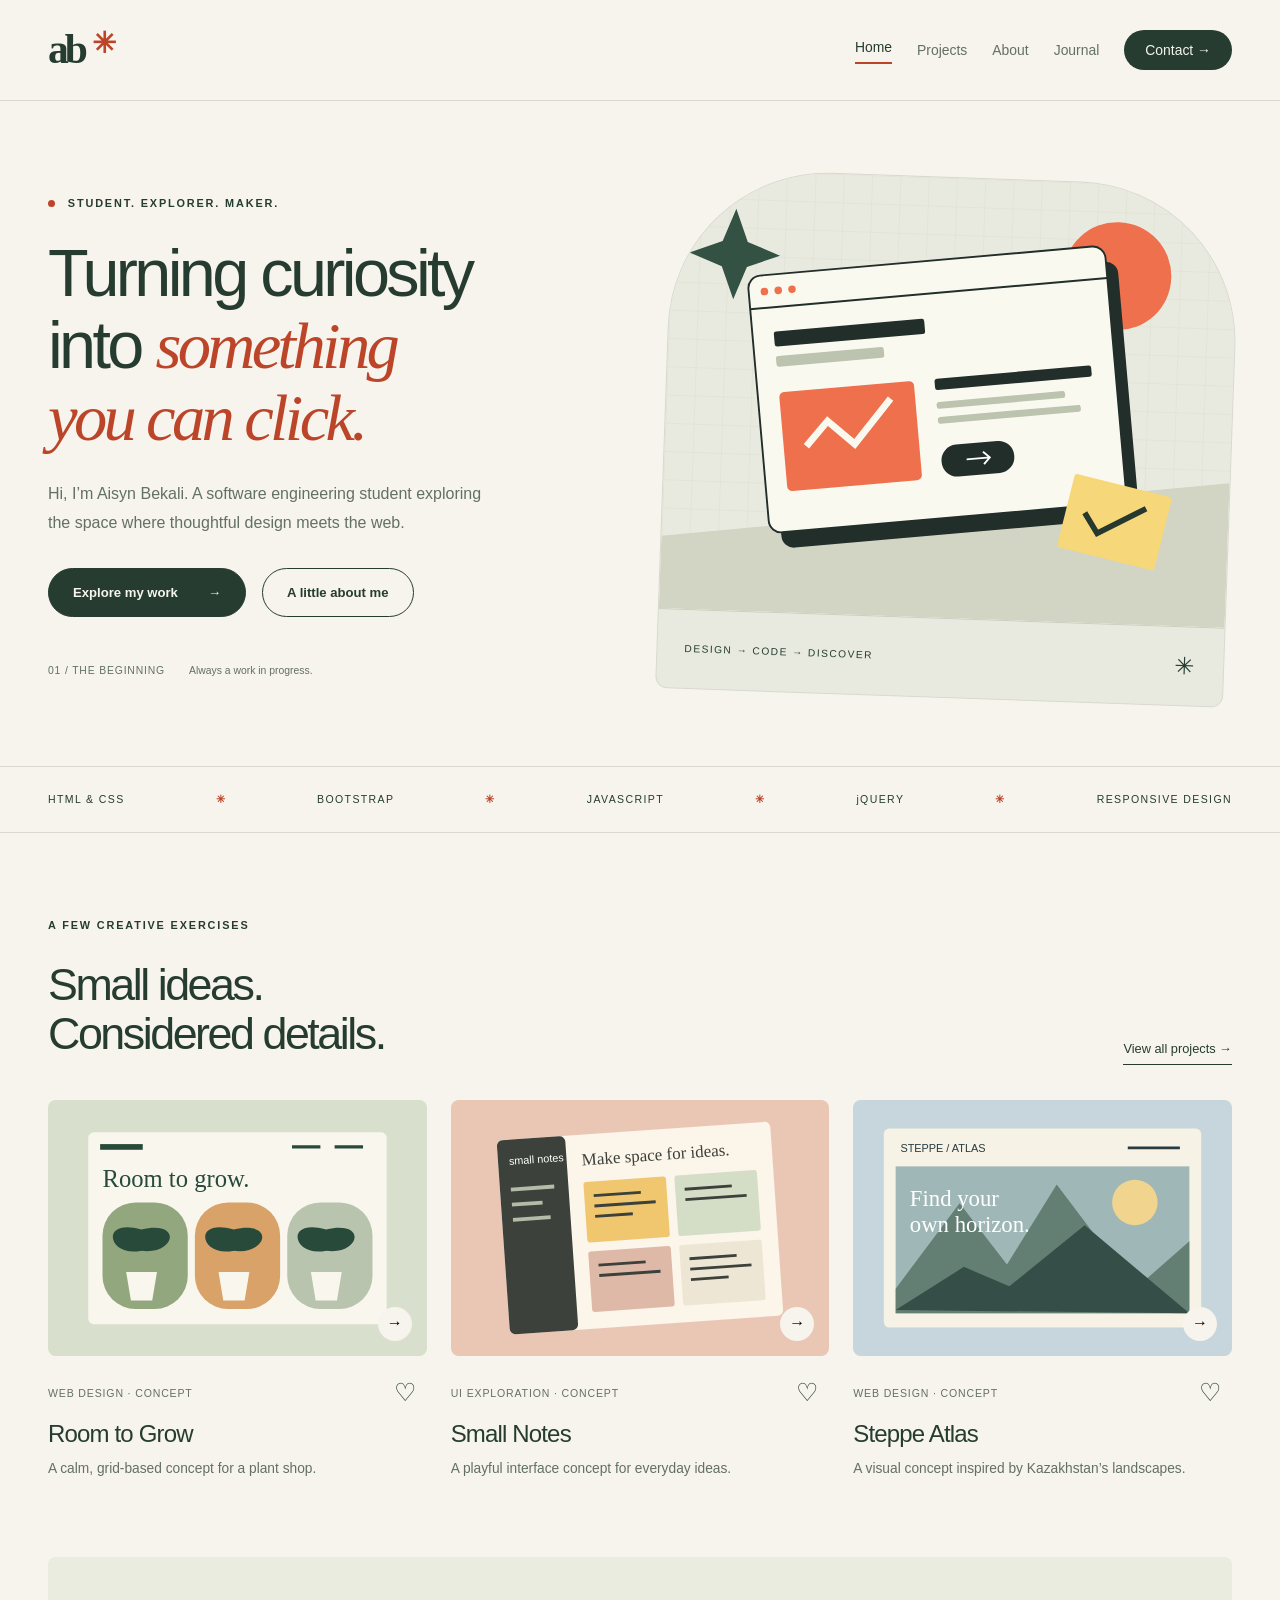
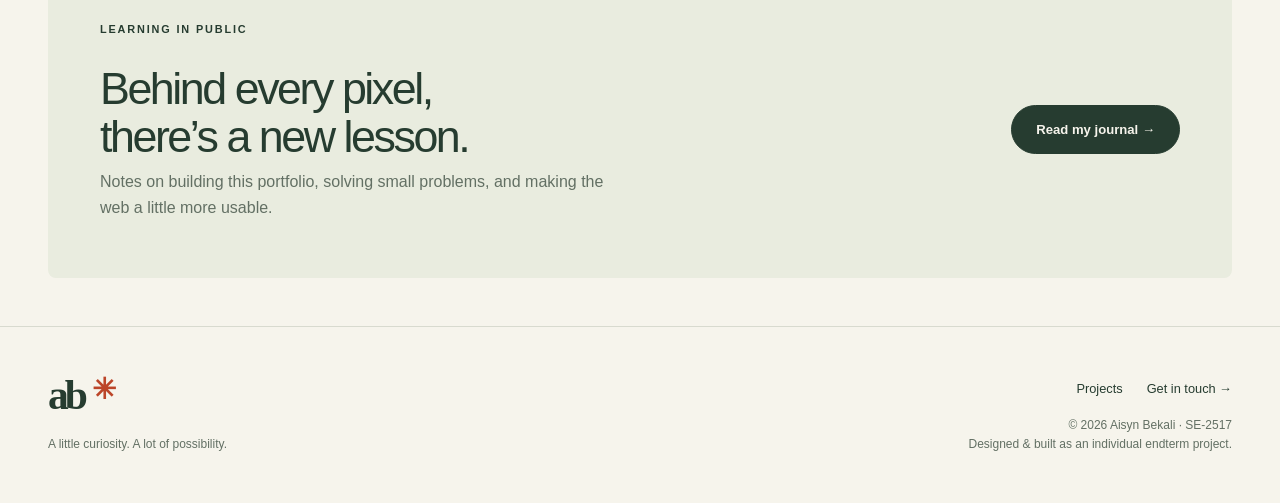
<file: index.html>
<!doctype html><html lang="en"><head><meta charset="utf-8"><meta name="viewport" content="width=device-width, initial-scale=1"><meta name="description" content="Aisyn Bekali — software engineering student. A portfolio of learning, web design, and creative experiments."><meta name="theme-color" content="#f6f4ec"><title>Home · Aisyn Bekali</title><link rel="icon" href="assets/images/favicon.svg" type="image/svg+xml"><link rel="stylesheet" href="assets/vendor/bootstrap.min.css"><link rel="stylesheet" href="assets/css/style.css"></head><body><a class="skip-link" href="#main">Skip to content</a><header class="site-header"><nav class="navbar navbar-expand-md container" aria-label="Main navigation"><a class="brand" href="index.html" aria-label="Aisyn Bekali home">ab<span>✳︎</span></a><button class="navbar-toggler" type="button" data-bs-toggle="collapse" data-bs-target="#navigation" aria-controls="navigation" aria-expanded="false" aria-label="Toggle navigation"><span class="navbar-toggler-icon"></span></button><div class="collapse navbar-collapse" id="navigation"><ul class="navbar-nav ms-auto align-items-md-center"><li class="nav-item"><a class="nav-link active" aria-current="page" href="index.html">Home</a></li><li class="nav-item"><a class="nav-link "  href="projects.html">Projects</a></li><li class="nav-item"><a class="nav-link "  href="about.html">About</a></li><li class="nav-item"><a class="nav-link "  href="journal.html">Journal</a></li><li class="nav-item"><a class="nav-link "  href="contact.html">Contact →</a></li></ul></div></nav></header><main id="main"><section class="container hero"><div class="row g-5 align-items-center"><div class="col-lg-6"><p class="eyebrow"><span class="status-dot"></span> STUDENT. EXPLORER. MAKER.</p><h1>Turning curiosity<br>into <em>something<br>you can click.</em></h1><p class="hero-intro">Hi, I’m Aisyn Bekali. A software engineering student exploring the space where thoughtful design meets the web.</p><div class="d-flex flex-wrap gap-3"><a class="button button-dark" href="projects.html">Explore my work <span>→</span></a><a class="button button-outline" href="about.html">A little about me</a></div><div class="hero-note"><span>01 / THE BEGINNING</span><span>Always a work in progress.</span></div></div><div class="col-lg-6"><div class="hero-art"><img src="assets/images/studio.svg" alt="Original illustration of a browser interface, graph paper and a handwritten check mark" width="900" height="700"><div class="art-caption"><span>DESIGN → CODE → DISCOVER</span><span>✳︎</span></div></div></div></div></section><div class="skills-strip"><div class="container d-flex flex-wrap justify-content-between gap-3"><span>HTML & CSS</span><b>✳︎</b><span>BOOTSTRAP</span><b>✳︎</b><span>JAVASCRIPT</span><b>✳︎</b><span>jQUERY</span><b>✳︎</b><span>RESPONSIVE DESIGN</span></div></div><section class="container section"><div class="section-heading"><div><p class="eyebrow">A FEW CREATIVE EXERCISES</p><h2>Small ideas.<br>Considered details.</h2></div><a class="underlined" href="projects.html">View all projects →</a></div><div class="row g-4"><div class="col-md-6 col-lg-4 project-item" data-category="grid" data-id="01"><article class="project-card"><button class="project-image" data-project="01" aria-label="View Room to Grow concept"><img src="assets/images/project-grid.svg" alt="Room to Grow original interface illustration" width="800" height="540" loading="lazy"><span class="image-arrow">→</span></button><div class="card-meta"><span>Web design · Concept</span><button class="save-project" data-save="01" aria-pressed="false" aria-label="Save Room to Grow">♡</button></div><h3><button class="text-button" data-project="01">Room to Grow</button></h3><p>A calm, grid-based concept for a plant shop.</p></article></div><div class="col-md-6 col-lg-4 project-item" data-category="ui" data-id="02"><article class="project-card"><button class="project-image" data-project="02" aria-label="View Small Notes concept"><img src="assets/images/project-notes.svg" alt="Small Notes original interface illustration" width="800" height="540" loading="lazy"><span class="image-arrow">→</span></button><div class="card-meta"><span>UI exploration · Concept</span><button class="save-project" data-save="02" aria-pressed="false" aria-label="Save Small Notes">♡</button></div><h3><button class="text-button" data-project="02">Small Notes</button></h3><p>A playful interface concept for everyday ideas.</p></article></div><div class="col-md-6 col-lg-4 project-item" data-category="grid" data-id="03"><article class="project-card"><button class="project-image" data-project="03" aria-label="View Steppe Atlas concept"><img src="assets/images/project-atlas.svg" alt="Steppe Atlas original interface illustration" width="800" height="540" loading="lazy"><span class="image-arrow">→</span></button><div class="card-meta"><span>Web design · Concept</span><button class="save-project" data-save="03" aria-pressed="false" aria-label="Save Steppe Atlas">♡</button></div><h3><button class="text-button" data-project="03">Steppe Atlas</button></h3><p>A visual concept inspired by Kazakhstan’s landscapes.</p></article></div></div></section><section class="container mb-5"><div class="callout row g-4 align-items-center"><div class="col-md-8"><p class="eyebrow">LEARNING IN PUBLIC</p><h2>Behind every pixel,<br>there’s a new lesson.</h2><p>Notes on building this portfolio, solving small problems, and making the web a little more usable.</p></div><div class="col-md-4 text-md-end"><a class="button button-dark" href="journal.html">Read my journal →</a></div></div></section><div class="modal fade" id="projectModal" tabindex="-1" aria-labelledby="project-title" aria-hidden="true"><div class="modal-dialog modal-lg modal-dialog-centered"><div class="modal-content"><div class="modal-header"><span class="eyebrow">CONCEPT STUDY</span><button type="button" class="btn-close" data-bs-dismiss="modal" aria-label="Close"></button></div><div class="modal-body"><img id="project-preview" class="w-100 rounded mb-4" alt=""><h2 id="project-title"></h2><p id="project-description"></p><div class="row g-3"><div class="col-sm-6"><h3 class="small-heading">Design decision</h3><p id="project-decision"></p></div><div class="col-sm-6"><h3 class="small-heading">Learning focus</h3><p id="project-learning"></p></div></div><p class="fine-print">An original visual study for this portfolio. This is not a deployed client project.</p></div></div></div></div></main><footer class="site-footer"><div class="container"><div class="row gy-4 align-items-center"><div class="col-md-6"><a class="brand" href="index.html">ab<span>✳︎</span></a><p>A little curiosity. A lot of possibility.</p></div><div class="col-md-6 footer-right"><a href="projects.html">Projects</a><a href="contact.html">Get in touch →</a><p>© 2026 Aisyn Bekali · SE-2517<br>Designed & built as an individual endterm project.</p></div></div></div></footer><button id="back-top" class="back-top" aria-label="Back to top" hidden>↑</button><script src="assets/vendor/jquery.min.js"></script><script src="assets/vendor/bootstrap.bundle.min.js"></script><script src="assets/js/main.js"></script></body></html>
</file>
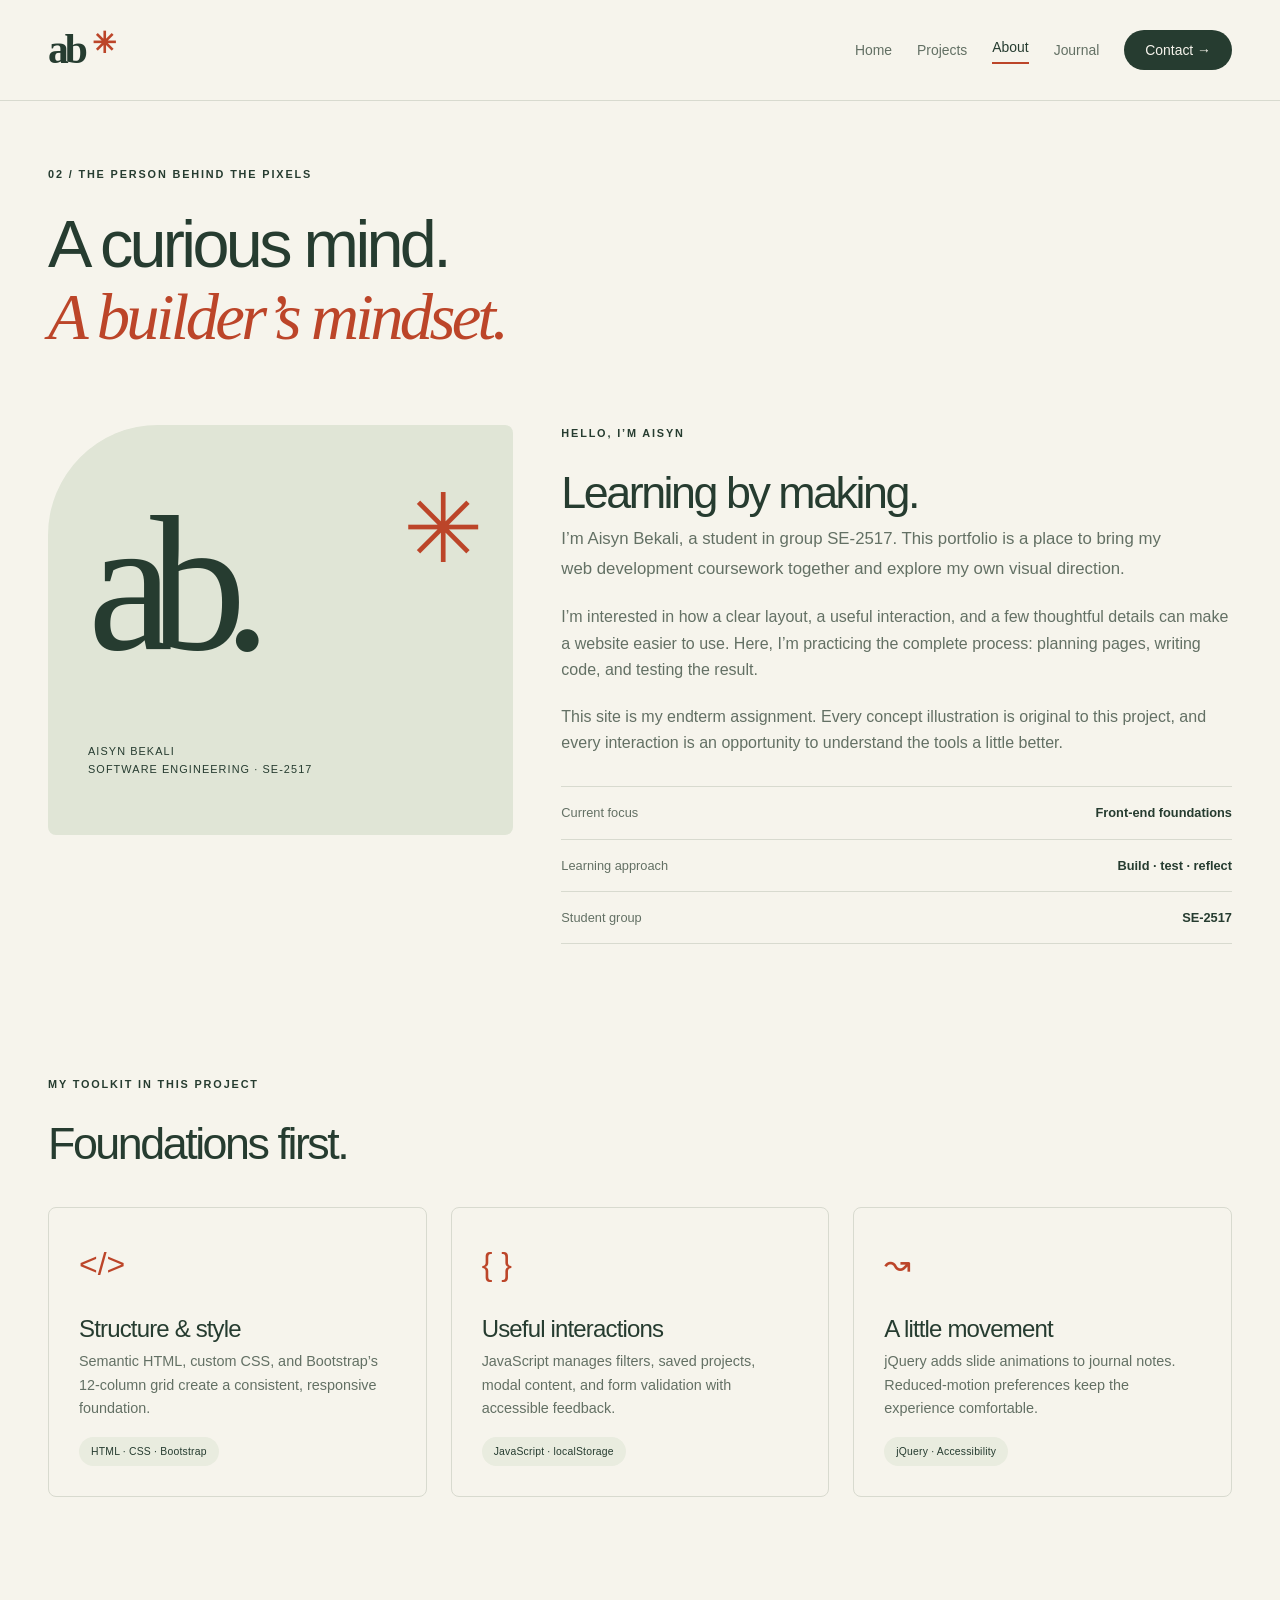
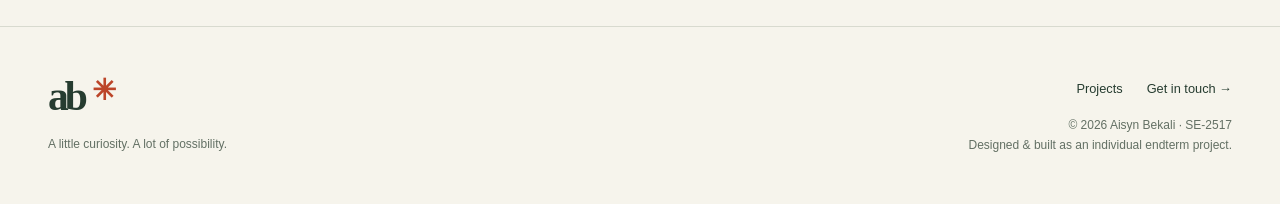
<file: about.html>
<!doctype html><html lang="en"><head><meta charset="utf-8"><meta name="viewport" content="width=device-width, initial-scale=1"><meta name="description" content="Aisyn Bekali — software engineering student. A portfolio of learning, web design, and creative experiments."><meta name="theme-color" content="#f6f4ec"><title>About · Aisyn Bekali</title><link rel="icon" href="assets/images/favicon.svg" type="image/svg+xml"><link rel="stylesheet" href="assets/vendor/bootstrap.min.css"><link rel="stylesheet" href="assets/css/style.css"></head><body><a class="skip-link" href="#main">Skip to content</a><header class="site-header"><nav class="navbar navbar-expand-md container" aria-label="Main navigation"><a class="brand" href="index.html" aria-label="Aisyn Bekali home">ab<span>✳︎</span></a><button class="navbar-toggler" type="button" data-bs-toggle="collapse" data-bs-target="#navigation" aria-controls="navigation" aria-expanded="false" aria-label="Toggle navigation"><span class="navbar-toggler-icon"></span></button><div class="collapse navbar-collapse" id="navigation"><ul class="navbar-nav ms-auto align-items-md-center"><li class="nav-item"><a class="nav-link "  href="index.html">Home</a></li><li class="nav-item"><a class="nav-link "  href="projects.html">Projects</a></li><li class="nav-item"><a class="nav-link active" aria-current="page" href="about.html">About</a></li><li class="nav-item"><a class="nav-link "  href="journal.html">Journal</a></li><li class="nav-item"><a class="nav-link "  href="contact.html">Contact →</a></li></ul></div></nav></header><main id="main"><section class="container page-intro"><p class="eyebrow">02 / THE PERSON BEHIND THE PIXELS</p><h1>A curious mind.<br><em>A builder’s mindset.</em></h1></section><section class="container pb-5"><div class="row g-5 align-items-start"><div class="col-lg-5"><div class="profile-art"><span class="profile-star">✳︎</span><span class="profile-initials">ab.</span><p>AISYN BEKALI<br>SOFTWARE ENGINEERING · SE-2517</p></div></div><div class="col-lg-7 about-copy"><p class="eyebrow">HELLO, I’M AISYN</p><h2>Learning by making.</h2><p class="lead-copy">I’m Aisyn Bekali, a student in group SE-2517. This portfolio is a place to bring my web development coursework together and explore my own visual direction.</p><p>I’m interested in how a clear layout, a useful interaction, and a few thoughtful details can make a website easier to use. Here, I’m practicing the complete process: planning pages, writing code, and testing the result.</p><p>This site is my endterm assignment. Every concept illustration is original to this project, and every interaction is an opportunity to understand the tools a little better.</p><div class="about-facts"><div><span>Current focus</span><strong>Front-end foundations</strong></div><div><span>Learning approach</span><strong>Build · test · reflect</strong></div><div><span>Student group</span><strong>SE-2517</strong></div></div></div></div></section><section class="container section"><p class="eyebrow">MY TOOLKIT IN THIS PROJECT</p><h2>Foundations first.</h2><div class="row g-4 mt-3"><div class="col-md-4"><article class="tool-card"><span class="tool-icon">&lt;/&gt;</span><h3>Structure & style</h3><p>Semantic HTML, custom CSS, and Bootstrap’s 12-column grid create a consistent, responsive foundation.</p><span class="tag">HTML · CSS · Bootstrap</span></article></div><div class="col-md-4"><article class="tool-card"><span class="tool-icon">{ }</span><h3>Useful interactions</h3><p>JavaScript manages filters, saved projects, modal content, and form validation with accessible feedback.</p><span class="tag">JavaScript · localStorage</span></article></div><div class="col-md-4"><article class="tool-card"><span class="tool-icon">↝</span><h3>A little movement</h3><p>jQuery adds slide animations to journal notes. Reduced-motion preferences keep the experience comfortable.</p><span class="tag">jQuery · Accessibility</span></article></div></div></section></main><footer class="site-footer"><div class="container"><div class="row gy-4 align-items-center"><div class="col-md-6"><a class="brand" href="index.html">ab<span>✳︎</span></a><p>A little curiosity. A lot of possibility.</p></div><div class="col-md-6 footer-right"><a href="projects.html">Projects</a><a href="contact.html">Get in touch →</a><p>© 2026 Aisyn Bekali · SE-2517<br>Designed & built as an individual endterm project.</p></div></div></div></footer><button id="back-top" class="back-top" aria-label="Back to top" hidden>↑</button><script src="assets/vendor/jquery.min.js"></script><script src="assets/vendor/bootstrap.bundle.min.js"></script><script src="assets/js/main.js"></script></body></html>
</file>
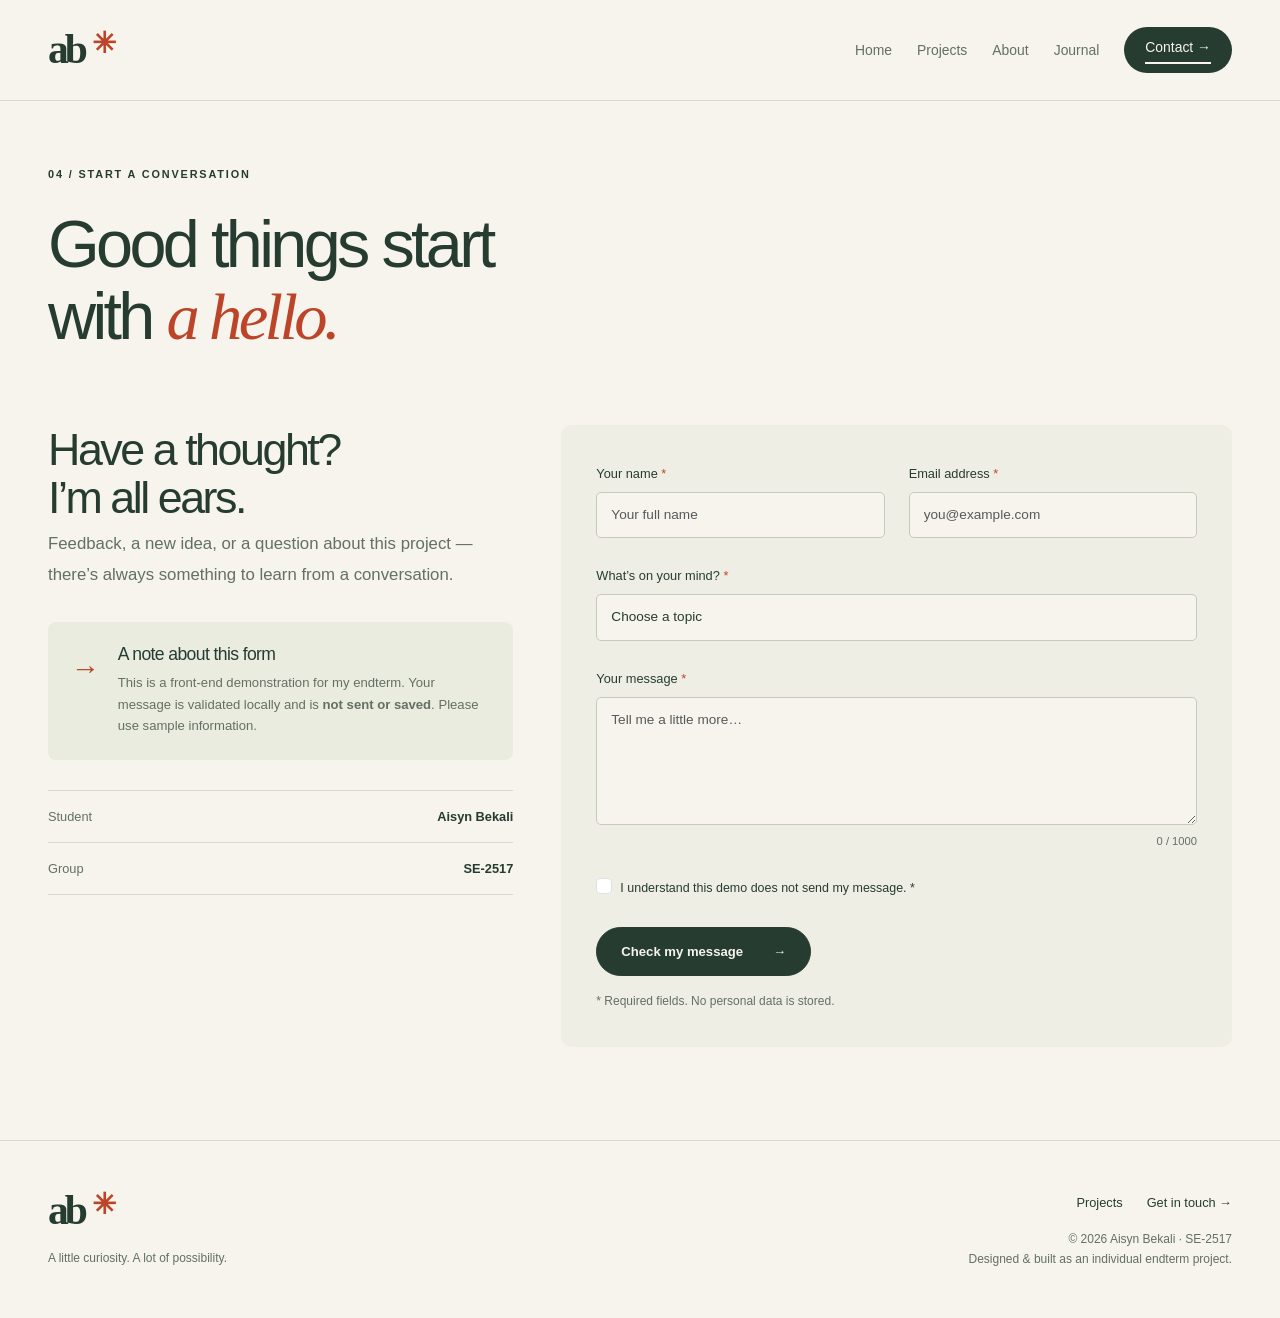
<file: contact.html>
<!doctype html><html lang="en"><head><meta charset="utf-8"><meta name="viewport" content="width=device-width, initial-scale=1"><meta name="description" content="Aisyn Bekali — software engineering student. A portfolio of learning, web design, and creative experiments."><meta name="theme-color" content="#f6f4ec"><title>Contact · Aisyn Bekali</title><link rel="icon" href="assets/images/favicon.svg" type="image/svg+xml"><link rel="stylesheet" href="assets/vendor/bootstrap.min.css"><link rel="stylesheet" href="assets/css/style.css"></head><body><a class="skip-link" href="#main">Skip to content</a><header class="site-header"><nav class="navbar navbar-expand-md container" aria-label="Main navigation"><a class="brand" href="index.html" aria-label="Aisyn Bekali home">ab<span>✳︎</span></a><button class="navbar-toggler" type="button" data-bs-toggle="collapse" data-bs-target="#navigation" aria-controls="navigation" aria-expanded="false" aria-label="Toggle navigation"><span class="navbar-toggler-icon"></span></button><div class="collapse navbar-collapse" id="navigation"><ul class="navbar-nav ms-auto align-items-md-center"><li class="nav-item"><a class="nav-link "  href="index.html">Home</a></li><li class="nav-item"><a class="nav-link "  href="projects.html">Projects</a></li><li class="nav-item"><a class="nav-link "  href="about.html">About</a></li><li class="nav-item"><a class="nav-link "  href="journal.html">Journal</a></li><li class="nav-item"><a class="nav-link active" aria-current="page" href="contact.html">Contact →</a></li></ul></div></nav></header><main id="main"><section class="container page-intro"><p class="eyebrow">04 / START A CONVERSATION</p><h1>Good things start<br>with <em>a hello.</em></h1></section><section class="container pb-5"><div class="row g-5"><div class="col-lg-5"><h2>Have a thought?<br>I’m all ears.</h2><p class="lead-copy">Feedback, a new idea, or a question about this project — there’s always something to learn from a conversation.</p><div class="contact-note"><span>→</span><div><h3>A note about this form</h3><p>This is a front-end demonstration for my endterm. Your message is validated locally and is <strong>not sent or saved</strong>. Please use sample information.</p></div></div><div class="about-facts"><div><span>Student</span><strong>Aisyn Bekali</strong></div><div><span>Group</span><strong>SE-2517</strong></div></div></div><div class="col-lg-7"><form id="contact-form" class="contact-form" novalidate><div class="row g-4"><div class="col-md-6"><label class="form-label" for="name">Your name <span>*</span></label><input class="form-control" id="name" name="name" autocomplete="name" required minlength="2" maxlength="80" placeholder="Your full name" aria-describedby="name-error"><div class="invalid-feedback" id="name-error">Please enter at least 2 non-space characters.</div></div><div class="col-md-6"><label class="form-label" for="email">Email address <span>*</span></label><input class="form-control" id="email" name="email" type="email" autocomplete="email" required maxlength="120" placeholder="you@example.com" aria-describedby="email-error"><div class="invalid-feedback" id="email-error">Please enter a valid email address.</div></div><div class="col-12"><label class="form-label" for="topic">What’s on your mind? <span>*</span></label><select class="form-select" id="topic" name="topic" required aria-describedby="topic-error"><option value="">Choose a topic</option><option>Project feedback</option><option>A creative idea</option><option>A question</option></select><div class="invalid-feedback" id="topic-error">Please choose a topic.</div></div><div class="col-12"><label class="form-label" for="message">Your message <span>*</span></label><textarea class="form-control" id="message" name="message" rows="5" minlength="20" maxlength="1000" required placeholder="Tell me a little more…" aria-describedby="message-error message-count"></textarea><div class="invalid-feedback" id="message-error">Please enter at least 20 non-space characters.</div><p class="character-count" id="message-count">0 / 1000</p></div><div class="col-12"><div class="form-check"><input class="form-check-input" type="checkbox" id="consent" required aria-describedby="consent-error"><label class="form-check-label" for="consent">I understand this demo does not send my message. *</label><div class="invalid-feedback" id="consent-error">Please confirm you understand the demo.</div></div></div><div class="col-12"><button class="button button-dark" type="submit">Check my message <span>→</span></button><p class="fine-print mt-3 mb-0">* Required fields. No personal data is stored.</p></div></div><div id="form-status" role="status" aria-live="polite" tabindex="-1"></div></form></div></div></section></main><footer class="site-footer"><div class="container"><div class="row gy-4 align-items-center"><div class="col-md-6"><a class="brand" href="index.html">ab<span>✳︎</span></a><p>A little curiosity. A lot of possibility.</p></div><div class="col-md-6 footer-right"><a href="projects.html">Projects</a><a href="contact.html">Get in touch →</a><p>© 2026 Aisyn Bekali · SE-2517<br>Designed & built as an individual endterm project.</p></div></div></div></footer><button id="back-top" class="back-top" aria-label="Back to top" hidden>↑</button><script src="assets/vendor/jquery.min.js"></script><script src="assets/vendor/bootstrap.bundle.min.js"></script><script src="assets/js/main.js"></script></body></html>
</file>
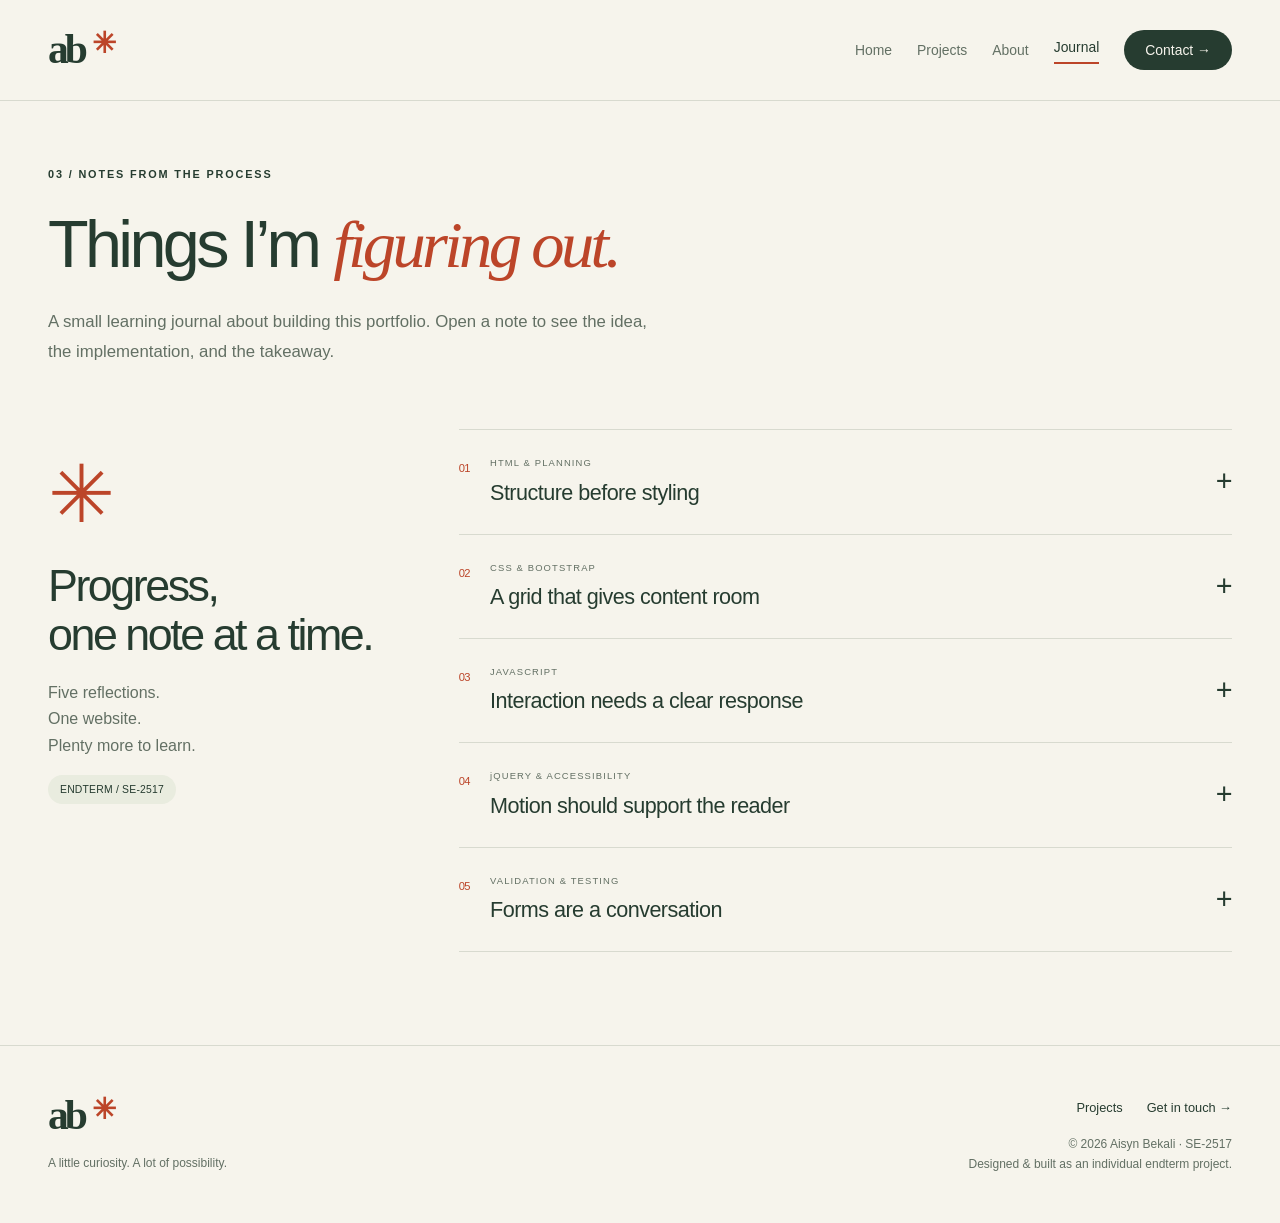
<file: journal.html>
<!doctype html><html lang="en"><head><meta charset="utf-8"><meta name="viewport" content="width=device-width, initial-scale=1"><meta name="description" content="Aisyn Bekali — software engineering student. A portfolio of learning, web design, and creative experiments."><meta name="theme-color" content="#f6f4ec"><title>Journal · Aisyn Bekali</title><link rel="icon" href="assets/images/favicon.svg" type="image/svg+xml"><link rel="stylesheet" href="assets/vendor/bootstrap.min.css"><link rel="stylesheet" href="assets/css/style.css"></head><body><a class="skip-link" href="#main">Skip to content</a><header class="site-header"><nav class="navbar navbar-expand-md container" aria-label="Main navigation"><a class="brand" href="index.html" aria-label="Aisyn Bekali home">ab<span>✳︎</span></a><button class="navbar-toggler" type="button" data-bs-toggle="collapse" data-bs-target="#navigation" aria-controls="navigation" aria-expanded="false" aria-label="Toggle navigation"><span class="navbar-toggler-icon"></span></button><div class="collapse navbar-collapse" id="navigation"><ul class="navbar-nav ms-auto align-items-md-center"><li class="nav-item"><a class="nav-link "  href="index.html">Home</a></li><li class="nav-item"><a class="nav-link "  href="projects.html">Projects</a></li><li class="nav-item"><a class="nav-link "  href="about.html">About</a></li><li class="nav-item"><a class="nav-link active" aria-current="page" href="journal.html">Journal</a></li><li class="nav-item"><a class="nav-link "  href="contact.html">Contact →</a></li></ul></div></nav></header><main id="main"><section class="container page-intro"><p class="eyebrow">03 / NOTES FROM THE PROCESS</p><h1>Things I’m <em>figuring out.</em></h1><p class="lead-copy">A small learning journal about building this portfolio. Open a note to see the idea, the implementation, and the takeaway.</p></section><section class="container pb-5"><div class="row g-5"><div class="col-lg-4"><aside class="journal-aside"><span class="large-star">✳︎</span><h2>Progress,<br>one note at a time.</h2><p>Five reflections.<br>One website.<br>Plenty more to learn.</p><span class="tag">ENDTERM / SE-2517</span></aside></div><div class="col-lg-8"><article class="journal-note"><h2><button class="journal-toggle" aria-expanded="false" aria-controls="note-01" id="toggle-01"><span class="note-number">01</span><span><small>HTML & PLANNING</small>Structure before styling</span><span class="note-symbol" aria-hidden="true">+</span></button></h2><div class="journal-panel" id="note-01" role="region" aria-labelledby="toggle-01" hidden><p>I started with five page roles: introduction, project collection, personal context, learning notes, and contact. Each page has one clear purpose. Semantic header, nav, main, and footer landmarks make the structure easier to navigate.</p><blockquote>A consistent structure makes later design decisions simpler.</blockquote></div></article><article class="journal-note"><h2><button class="journal-toggle" aria-expanded="false" aria-controls="note-02" id="toggle-02"><span class="note-number">02</span><span><small>CSS & BOOTSTRAP</small>A grid that gives content room</span><span class="note-symbol" aria-hidden="true">+</span></button></h2><div class="journal-panel" id="note-02" role="region" aria-labelledby="toggle-02" hidden><p>Bootstrap rows contain responsive columns: col-md-6 creates two columns from the medium breakpoint, while col-lg-4 creates three on larger screens. The hero uses col-lg-6 for an even split and naturally stacks on smaller screens.</p><blockquote>Test real content at multiple widths, not just the desktop layout.</blockquote></div></article><article class="journal-note"><h2><button class="journal-toggle" aria-expanded="false" aria-controls="note-03" id="toggle-03"><span class="note-number">03</span><span><small>JAVASCRIPT</small>Interaction needs a clear response</span><span class="note-symbol" aria-hidden="true">+</span></button></h2><div class="journal-panel" id="note-03" role="region" aria-labelledby="toggle-03" hidden><p>A project filter updates both the visible cards and the result count. The save button exposes its state with aria-pressed and persists only project IDs in localStorage. A friendly empty state explains what to do when nothing is saved.</p><blockquote>Every action should make its result understandable.</blockquote></div></article><article class="journal-note"><h2><button class="journal-toggle" aria-expanded="false" aria-controls="note-04" id="toggle-04"><span class="note-number">04</span><span><small>jQUERY & ACCESSIBILITY</small>Motion should support the reader</span><span class="note-symbol" aria-hidden="true">+</span></button></h2><div class="journal-panel" id="note-04" role="region" aria-labelledby="toggle-04" hidden><p>These notes expand using jQuery slideToggle. Each button updates aria-expanded and points to its panel using aria-controls. The animation duration becomes zero when prefers-reduced-motion is enabled.</p><blockquote>An effect should help orientation without becoming an obstacle.</blockquote></div></article><article class="journal-note"><h2><button class="journal-toggle" aria-expanded="false" aria-controls="note-05" id="toggle-05"><span class="note-number">05</span><span><small>VALIDATION & TESTING</small>Forms are a conversation</span><span class="note-symbol" aria-hidden="true">+</span></button></h2><div class="journal-panel" id="note-05" role="region" aria-labelledby="toggle-05" hidden><p>The contact demo checks a name, email, topic, message, and consent before showing a local confirmation. It uses the browser’s constraint validation API, Bootstrap feedback styles, and a live status message. Nothing is sent to a server.</p><blockquote>Be precise about what a form actually does.</blockquote></div></article></div></div></section></main><footer class="site-footer"><div class="container"><div class="row gy-4 align-items-center"><div class="col-md-6"><a class="brand" href="index.html">ab<span>✳︎</span></a><p>A little curiosity. A lot of possibility.</p></div><div class="col-md-6 footer-right"><a href="projects.html">Projects</a><a href="contact.html">Get in touch →</a><p>© 2026 Aisyn Bekali · SE-2517<br>Designed & built as an individual endterm project.</p></div></div></div></footer><button id="back-top" class="back-top" aria-label="Back to top" hidden>↑</button><script src="assets/vendor/jquery.min.js"></script><script src="assets/vendor/bootstrap.bundle.min.js"></script><script src="assets/js/main.js"></script></body></html>
</file>
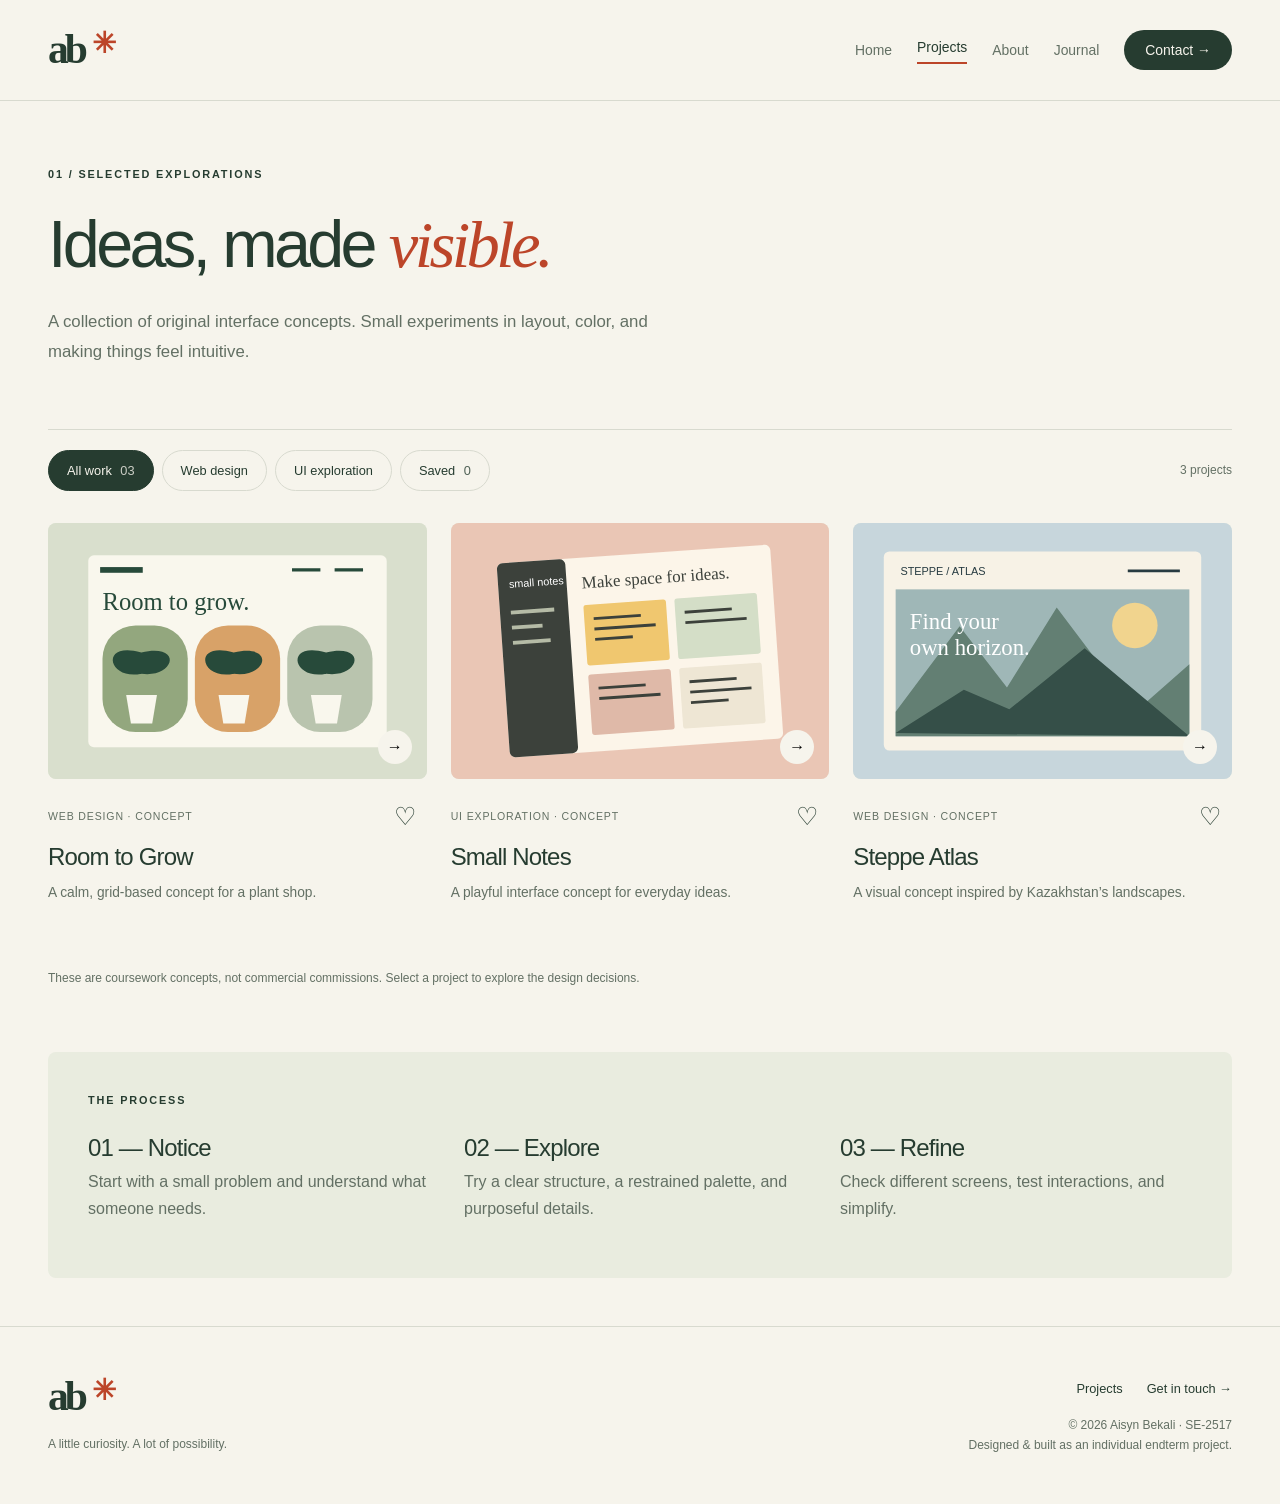
<file: projects.html>
<!doctype html><html lang="en"><head><meta charset="utf-8"><meta name="viewport" content="width=device-width, initial-scale=1"><meta name="description" content="Aisyn Bekali — software engineering student. A portfolio of learning, web design, and creative experiments."><meta name="theme-color" content="#f6f4ec"><title>Projects · Aisyn Bekali</title><link rel="icon" href="assets/images/favicon.svg" type="image/svg+xml"><link rel="stylesheet" href="assets/vendor/bootstrap.min.css"><link rel="stylesheet" href="assets/css/style.css"></head><body><a class="skip-link" href="#main">Skip to content</a><header class="site-header"><nav class="navbar navbar-expand-md container" aria-label="Main navigation"><a class="brand" href="index.html" aria-label="Aisyn Bekali home">ab<span>✳︎</span></a><button class="navbar-toggler" type="button" data-bs-toggle="collapse" data-bs-target="#navigation" aria-controls="navigation" aria-expanded="false" aria-label="Toggle navigation"><span class="navbar-toggler-icon"></span></button><div class="collapse navbar-collapse" id="navigation"><ul class="navbar-nav ms-auto align-items-md-center"><li class="nav-item"><a class="nav-link "  href="index.html">Home</a></li><li class="nav-item"><a class="nav-link active" aria-current="page" href="projects.html">Projects</a></li><li class="nav-item"><a class="nav-link "  href="about.html">About</a></li><li class="nav-item"><a class="nav-link "  href="journal.html">Journal</a></li><li class="nav-item"><a class="nav-link "  href="contact.html">Contact →</a></li></ul></div></nav></header><main id="main"><section class="container page-intro"><p class="eyebrow">01 / SELECTED EXPLORATIONS</p><h1>Ideas, made <em>visible.</em></h1><p class="lead-copy">A collection of original interface concepts. Small experiments in layout, color, and making things feel intuitive.</p></section><section class="container pb-5" aria-label="Project collection"><div class="filter-bar"><div class="d-flex flex-wrap gap-2" role="group" aria-label="Filter projects"><button class="filter active" data-filter="all" aria-pressed="true">All work <span>03</span></button><button class="filter" data-filter="grid" aria-pressed="false">Web design</button><button class="filter" data-filter="ui" aria-pressed="false">UI exploration</button><button class="filter" data-filter="saved" aria-pressed="false">Saved <span id="saved-count">0</span></button></div><p id="result-count" role="status" aria-live="polite">3 projects</p></div><div class="row g-4" id="project-grid"><div class="col-md-6 col-lg-4 project-item" data-category="grid" data-id="01"><article class="project-card"><button class="project-image" data-project="01" aria-label="View Room to Grow concept"><img src="assets/images/project-grid.svg" alt="Room to Grow original interface illustration" width="800" height="540" loading="lazy"><span class="image-arrow">→</span></button><div class="card-meta"><span>Web design · Concept</span><button class="save-project" data-save="01" aria-pressed="false" aria-label="Save Room to Grow">♡</button></div><h3><button class="text-button" data-project="01">Room to Grow</button></h3><p>A calm, grid-based concept for a plant shop.</p></article></div><div class="col-md-6 col-lg-4 project-item" data-category="ui" data-id="02"><article class="project-card"><button class="project-image" data-project="02" aria-label="View Small Notes concept"><img src="assets/images/project-notes.svg" alt="Small Notes original interface illustration" width="800" height="540" loading="lazy"><span class="image-arrow">→</span></button><div class="card-meta"><span>UI exploration · Concept</span><button class="save-project" data-save="02" aria-pressed="false" aria-label="Save Small Notes">♡</button></div><h3><button class="text-button" data-project="02">Small Notes</button></h3><p>A playful interface concept for everyday ideas.</p></article></div><div class="col-md-6 col-lg-4 project-item" data-category="grid" data-id="03"><article class="project-card"><button class="project-image" data-project="03" aria-label="View Steppe Atlas concept"><img src="assets/images/project-atlas.svg" alt="Steppe Atlas original interface illustration" width="800" height="540" loading="lazy"><span class="image-arrow">→</span></button><div class="card-meta"><span>Web design · Concept</span><button class="save-project" data-save="03" aria-pressed="false" aria-label="Save Steppe Atlas">♡</button></div><h3><button class="text-button" data-project="03">Steppe Atlas</button></h3><p>A visual concept inspired by Kazakhstan’s landscapes.</p></article></div></div><p id="empty-projects" class="empty-state" hidden>No saved projects yet. Use the heart button to keep a concept here.</p><p class="fine-print mt-5">These are coursework concepts, not commercial commissions. Select a project to explore the design decisions.</p><p id="storage-status" class="fine-print" role="status"></p></section><section class="container mb-5"><div class="callout"><p class="eyebrow">THE PROCESS</p><div class="row g-4"><div class="col-md-4"><h3>01 — Notice</h3><p>Start with a small problem and understand what someone needs.</p></div><div class="col-md-4"><h3>02 — Explore</h3><p>Try a clear structure, a restrained palette, and purposeful details.</p></div><div class="col-md-4"><h3>03 — Refine</h3><p>Check different screens, test interactions, and simplify.</p></div></div></div></section><div class="modal fade" id="projectModal" tabindex="-1" aria-labelledby="project-title" aria-hidden="true"><div class="modal-dialog modal-lg modal-dialog-centered"><div class="modal-content"><div class="modal-header"><span class="eyebrow">CONCEPT STUDY</span><button type="button" class="btn-close" data-bs-dismiss="modal" aria-label="Close"></button></div><div class="modal-body"><img id="project-preview" class="w-100 rounded mb-4" alt=""><h2 id="project-title"></h2><p id="project-description"></p><div class="row g-3"><div class="col-sm-6"><h3 class="small-heading">Design decision</h3><p id="project-decision"></p></div><div class="col-sm-6"><h3 class="small-heading">Learning focus</h3><p id="project-learning"></p></div></div><p class="fine-print">An original visual study for this portfolio. This is not a deployed client project.</p></div></div></div></div></main><footer class="site-footer"><div class="container"><div class="row gy-4 align-items-center"><div class="col-md-6"><a class="brand" href="index.html">ab<span>✳︎</span></a><p>A little curiosity. A lot of possibility.</p></div><div class="col-md-6 footer-right"><a href="projects.html">Projects</a><a href="contact.html">Get in touch →</a><p>© 2026 Aisyn Bekali · SE-2517<br>Designed & built as an individual endterm project.</p></div></div></div></footer><button id="back-top" class="back-top" aria-label="Back to top" hidden>↑</button><script src="assets/vendor/jquery.min.js"></script><script src="assets/vendor/bootstrap.bundle.min.js"></script><script src="assets/js/main.js"></script></body></html>
</file>
<file: assets/css/style.css>
/* Original visual system: paper, forest ink, and warm vermilion. */
:root{--paper:#f6f4ec;--ink:#263c30;--muted:#637064;--line:#d8dacf;--orange:#bc4529;--soft:#e9ecdf}*{box-sizing:border-box}html{scroll-behavior:smooth}body{background:var(--paper);color:var(--ink);font-family:Arial,Helvetica,sans-serif;font-size:16px;line-height:1.65}a{color:inherit;text-decoration:none}button,input,textarea,select{font:inherit}button,a,input,select,textarea{touch-action:manipulation}a:focus-visible,button:focus-visible{outline:3px solid var(--orange);outline-offset:5px}p{color:var(--muted)}h1,h2,h3{font-weight:500;letter-spacing:-.055em;line-height:1.08}h1{font-size:clamp(3rem,5.2vw,5.2rem);margin:0 0 26px}h1 em{font-family:Georgia,serif;font-weight:400;color:var(--orange)}h2{font-size:clamp(2rem,3.5vw,3.3rem)}h3{font-size:1.5rem;letter-spacing:-.035em}img{max-width:100%;height:auto}.container{max-width:1240px;padding-left:28px;padding-right:28px}.site-header{border-bottom:1px solid var(--line)}.navbar{min-height:100px}.brand{font-family:Georgia,serif;font-weight:bold;font-size:2.6rem;letter-spacing:-.1em;line-height:1}.brand span{font-family:Arial,sans-serif;font-size:1.8rem;vertical-align:top;color:var(--orange);margin-left:8px}.navbar-nav{gap:25px}.navbar .nav-link{font-size:.87rem;color:var(--muted);padding:10px 0!important}.navbar .nav-link.active{color:var(--ink)}.nav-link.active:after{content:'';display:block;height:2px;background:var(--orange);margin-top:4px}.navbar-nav .nav-item:last-child a{background:var(--ink);color:var(--paper);padding:9px 21px!important;border-radius:30px}.navbar-nav .nav-item:last-child .active:after{background:var(--paper)}.eyebrow{font-size:.68rem;letter-spacing:.17em;font-weight:700;margin-bottom:25px;color:var(--ink)}.status-dot{display:inline-block;height:7px;width:7px;background:var(--orange);border-radius:50%;margin-right:8px}.hero{padding-top:76px;padding-bottom:68px}.hero-intro{max-width:440px;font-size:1rem;line-height:1.8;margin-bottom:30px}.button{display:inline-flex;align-items:center;justify-content:center;gap:30px;padding:13px 24px;border:1px solid var(--ink);border-radius:30px;font-size:.82rem;font-weight:600;transition:transform .2s,background .2s}.button:hover{transform:translateY(-2px)}.button-dark{color:var(--paper);background:var(--ink)}.button-dark:hover{background:#3e5847;color:white}.button-outline{background:transparent;color:var(--ink)}.button-outline:hover{background:var(--soft)}.hero-note{display:flex;gap:24px;margin-top:45px;font-size:.65rem;color:var(--muted)}.hero-note span:first-child{letter-spacing:.08em}.hero-art{border:1px solid var(--line);border-radius:160px 160px 12px 12px;overflow:hidden;background:#e9eadf;transform:rotate(2deg)}.hero-art img{display:block;width:100%}.art-caption{display:flex;align-items:center;justify-content:space-between;padding:19px 27px;border-top:1px solid #cbd1c2;font-size:.64rem;letter-spacing:.14em}.art-caption span:last-child{font-size:1.5rem}.skills-strip{border-top:1px solid var(--line);border-bottom:1px solid var(--line);padding:24px 0;font-size:.66rem;letter-spacing:.13em}.skills-strip b{color:var(--orange)}.section{padding-top:84px;padding-bottom:84px}.section-heading{display:flex;justify-content:space-between;align-items:flex-end;gap:25px;margin-bottom:35px}.underlined{font-size:.8rem;padding-bottom:5px;border-bottom:1px solid var(--ink);white-space:nowrap}.project-image{display:block;width:100%;padding:0;border:0;background:var(--soft);overflow:hidden;border-radius:8px;position:relative}.project-image img{width:100%;transition:transform .4s}.project-image:hover img{transform:scale(1.035)}.image-arrow{position:absolute;right:15px;bottom:15px;width:34px;height:34px;border-radius:50%;background:var(--paper);display:grid;place-items:center}.card-meta{display:flex;justify-content:space-between;align-items:center;margin-top:16px;font-size:.66rem;color:var(--muted);text-transform:uppercase;letter-spacing:.08em}.save-project{background:transparent;border:0;font-size:1.55rem;color:var(--ink);min-width:44px;min-height:44px}.save-project[aria-pressed=true]{color:var(--orange)}.text-button{border:0;background:none;padding:0;text-align:left;color:inherit;letter-spacing:inherit}.text-button:hover{color:var(--orange)}.project-card h3{margin:5px 0 12px}.project-card p{font-size:.86rem}.callout{margin-left:0;margin-right:0;padding:40px;background:var(--soft);border-radius:8px}.callout p{max-width:530px}.site-footer{border-top:1px solid var(--line);padding:48px 0;margin-top:45px}.site-footer .brand{display:inline-block;margin-bottom:18px}.site-footer p{font-size:.75rem;margin-bottom:0}.footer-right{text-align:right}.footer-right a{display:inline-block;margin-left:24px;margin-bottom:17px;font-size:.8rem}.page-intro{padding-top:65px;padding-bottom:46px}.lead-copy{font-size:1.05rem;max-width:620px;line-height:1.8}.filter-bar{display:flex;align-items:center;justify-content:space-between;gap:15px;padding:20px 0 32px;border-top:1px solid var(--line)}.filter{border:1px solid var(--line);padding:9px 18px;border-radius:25px;background:transparent;color:var(--ink);font-size:.8rem}.filter span{margin-left:5px;opacity:.8}.filter.active{background:var(--ink);color:var(--paper);border-color:var(--ink)}#result-count{font-size:.75rem;margin:0;white-space:nowrap}.empty-state{padding:60px 20px;background:var(--soft);text-align:center;border-radius:8px}.fine-print{font-size:.75rem;color:var(--muted)}.small-heading{font-size:1.1rem;letter-spacing:-.02em}.modal-content{background:var(--paper);border:0;border-radius:12px}.modal-header{border-color:var(--line);padding:20px 28px}.modal-header .eyebrow{margin:0}.modal-body{padding:28px}.modal-body p{font-size:.9rem}.profile-art{background:#e0e5d6;min-height:410px;border-radius:110px 8px 8px 8px;padding:40px;display:flex;flex-direction:column;position:relative;overflow:hidden}.profile-initials{font-family:Georgia,serif;font-size:12rem;line-height:1.25;letter-spacing:-.12em}.profile-star{position:absolute;right:30px;top:25px;font-size:6rem;color:var(--orange)}.profile-art p{margin-top:auto;font-size:.68rem;letter-spacing:.1em;color:var(--ink)}.about-copy>p:not(.eyebrow){margin-bottom:20px}.about-facts{margin-top:30px;border-top:1px solid var(--line)}.about-facts>div{display:flex;justify-content:space-between;gap:20px;padding:15px 0;border-bottom:1px solid var(--line);font-size:.8rem}.about-facts span{color:var(--muted)}.tool-card{height:100%;border:1px solid var(--line);border-radius:8px;padding:30px}.tool-icon{font-size:2rem;display:block;margin-bottom:25px;color:var(--orange)}.tool-card p{font-size:.9rem}.tag{display:inline-block;background:var(--soft);padding:6px 12px;border-radius:15px;font-size:.65rem;letter-spacing:.02em}.large-star{font-size:5rem;color:var(--orange)}.journal-aside p{margin-top:22px}.journal-note{border-top:1px solid var(--line)}.journal-note:last-child{border-bottom:1px solid var(--line)}.journal-note h2{margin:0}.journal-toggle{display:flex;align-items:center;gap:20px;text-align:left;width:100%;background:none;border:0;padding:27px 0;color:var(--ink);font-size:1.35rem;letter-spacing:-.025em;line-height:1.3}.journal-toggle small{display:block;font-size:.59rem;letter-spacing:.12em;color:var(--muted);margin-bottom:9px}.note-number{font-size:.7rem;color:var(--orange);align-self:flex-start;padding-top:4px}.note-symbol{margin-left:auto;font-size:1.8rem;font-weight:400}.journal-panel{padding:0 30px 25px}.journal-panel p{font-size:.9rem}.journal-panel blockquote{padding:10px 20px;border-left:2px solid var(--orange);font-family:Georgia,serif;font-style:italic;margin-bottom:0}.contact-note{display:flex;gap:18px;margin-top:32px;padding:23px;background:var(--soft);border-radius:8px}.contact-note>span{font-size:1.8rem;color:var(--orange)}.contact-note h3{font-size:1.1rem}.contact-note p{font-size:.82rem;margin:0}.contact-form{padding:35px;background:#efeee5;border-radius:10px}.form-label{font-size:.8rem}.form-label span{color:var(--orange)}.form-control,.form-select{border:1px solid #c4cabd;border-radius:5px;background:var(--paper);padding:12px 14px;font-size:.85rem;color:var(--ink)}.form-control:focus,.form-select:focus{background:var(--paper);border-color:var(--ink);box-shadow:0 0 0 .2rem #263c3020}.form-check-input:checked{background-color:var(--ink);border-color:var(--ink)}.form-check-label{font-size:.78rem}.character-count{text-align:right;font-size:.7rem;margin:7px 0 0}.form-status-message{border-left:3px solid var(--ink);background:#dfe9d7;padding:20px;margin-top:22px;color:var(--ink);font-size:.85rem}.back-top{position:fixed;right:23px;bottom:23px;z-index:10;width:44px;height:44px;border:1px solid var(--line);border-radius:50%;background:var(--ink);color:var(--paper)}.skip-link{position:absolute;top:-100px;left:15px;z-index:2000;background:var(--ink);color:white;padding:10px 20px}.skip-link:focus{top:10px}[hidden]{display:none!important}@media(max-width:991px){.hero{padding-top:45px}.hero-art{max-width:560px;margin:auto;transform:none}.hero h1{font-size:clamp(3rem,7vw,4.8rem)}.journal-aside{padding-bottom:15px}.profile-art{max-width:500px}.section{padding-top:55px;padding-bottom:55px}}@media(max-width:767px){.navbar{min-height:80px}.navbar-collapse{padding:20px 0}.navbar-nav{gap:7px;align-items:flex-start}.nav-link.active:after{margin-top:0}.container{padding-left:24px;padding-right:24px}.hero{padding-bottom:42px}.hero-note{flex-wrap:wrap;gap:6px 20px;margin-top:28px}.skills-strip .container{justify-content:center!important}.skills-strip b:nth-of-type(2),.skills-strip b:nth-of-type(4){display:none}.section-heading{align-items:flex-start;flex-direction:column}.callout{padding:28px 20px}.footer-right{text-align:left}.footer-right a{margin-left:0;margin-right:24px}.page-intro{padding-top:45px;padding-bottom:30px}.filter-bar{align-items:flex-start;flex-direction:column}.contact-form{padding:24px 18px}.profile-art{min-height:350px}.profile-initials{font-size:10rem}.journal-toggle{font-size:1.15rem;gap:13px}.journal-panel{padding-left:25px;padding-right:0}.about-facts>div{flex-wrap:wrap}.site-footer{margin-top:25px}}@media(prefers-reduced-motion:reduce){html{scroll-behavior:auto}*,*:before,*:after{animation-duration:0s!important;transition-duration:0s!important}}
</file>
